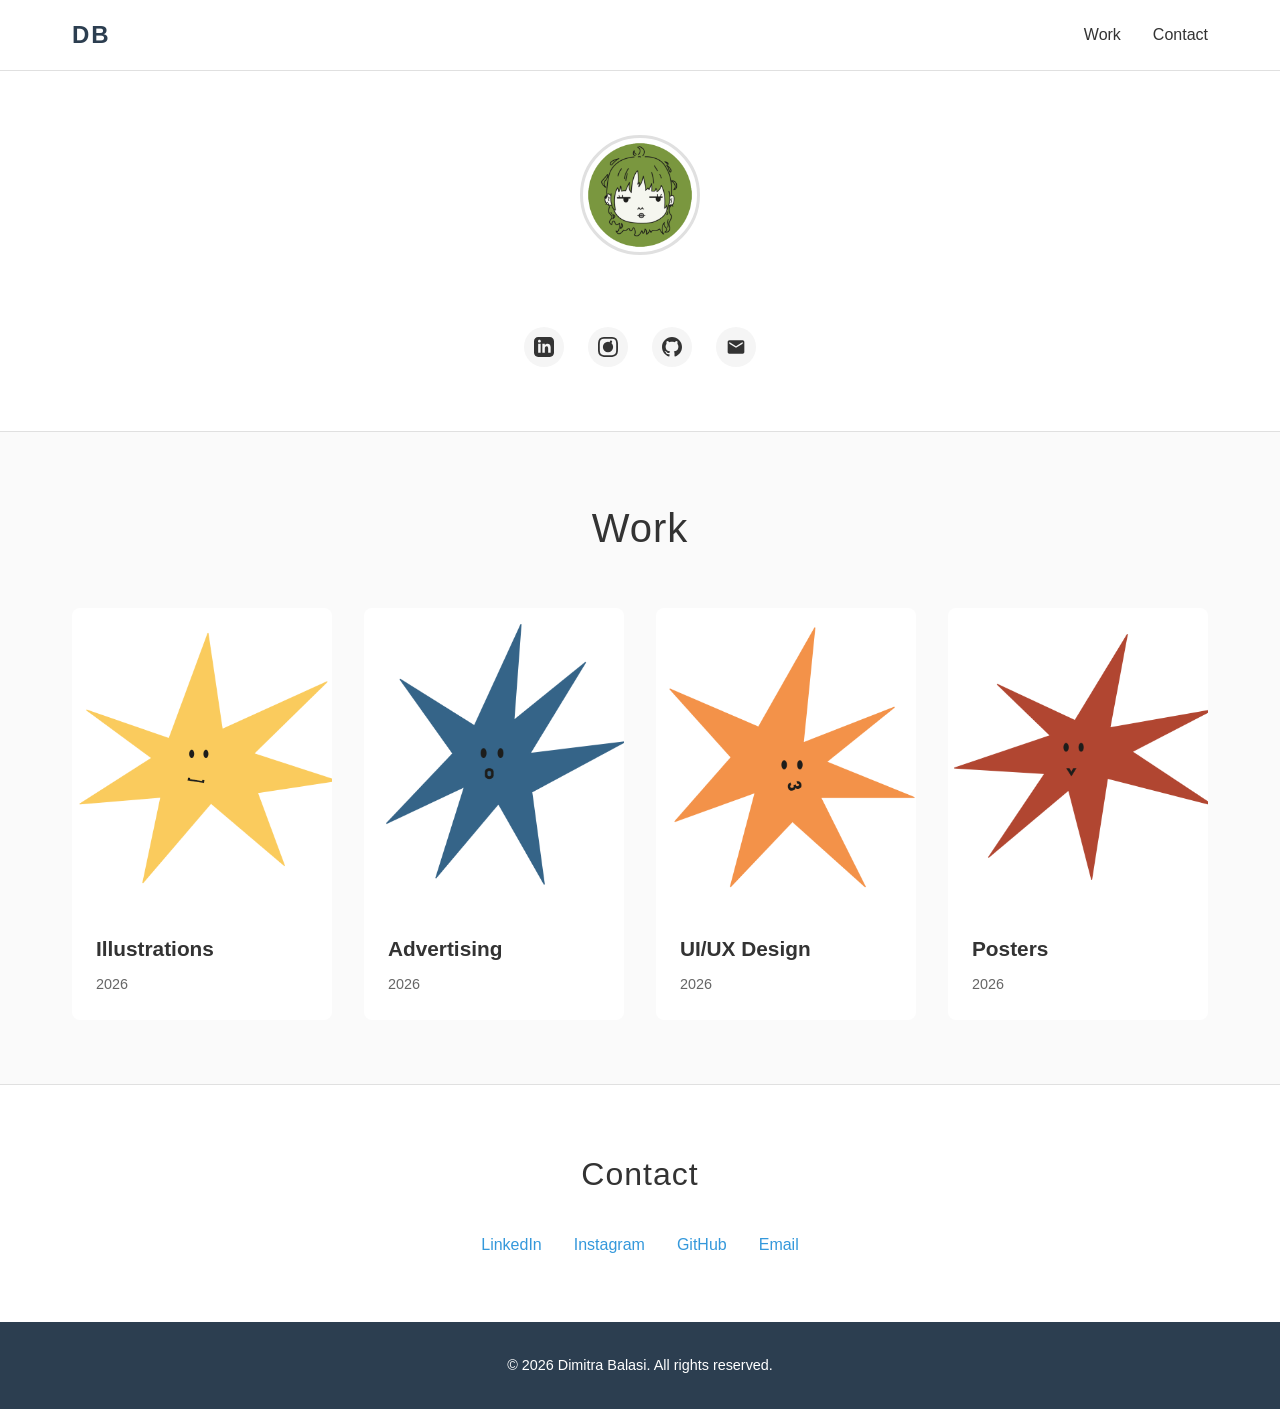
<file: index.html>
<!DOCTYPE html>
<html lang="en">
<head>
    <meta charset="UTF-8">
    <meta name="viewport" content="width=device-width, initial-scale=1.0">
    <title>Dimitra Balasi - Portfolio</title>
    <link rel="stylesheet" href="styles.css">
</head>
<body>
    <!-- Header & Navigation -->
    <header class="header">
        <nav class="navbar">
            <div class="nav-container">
                <a href="index.html" class="logo">DB</a>
                <ul class="nav-links">
                    <li><a href="#work">Work</a></li>
                    <li><a href="#contact">Contact</a></li>
                </ul>
            </div>
        </nav>
    </header>

    <!-- Hero Section -->
    <section class="hero">
        <div class="hero-content">
            <img src="assets/avatar.png" alt="Profile Avatar" class="avatar">
            <div class="social-links">
                <a href="https://linkedin.com" target="_blank" title="LinkedIn">
                    <svg viewBox="0 0 24 24" fill="currentColor">
                        <path d="M19 0h-14c-2.761 0-5 2.239-5 5v14c0 2.761 2.239 5 5 5h14c2.762 0 5-2.239 5-5v-14c0-2.761-2.238-5-5-5zm-11 19h-3v-11h3v11zm-1.5-12.268c-.966 0-1.75-.79-1.75-1.764s.784-1.764 1.75-1.764 1.75.79 1.75 1.764-.783 1.764-1.75 1.764zm13.5 12.268h-3v-5.604c0-3.368-4-3.113-4 0v5.604h-3v-11h3v1.765c1.396-2.586 7-2.777 7 2.476v6.759z"/>
                    </svg>
                </a>
                <a href="https://instagram.com" target="_blank" title="Instagram">
                    <svg viewBox="0 0 24 24" fill="currentColor">
                        <path d="M12 2.163c3.204 0 3.584.012 4.85.07 3.252.148 4.771 1.691 4.919 4.919.058 1.265.069 1.645.069 4.849 0 3.205-.012 3.584-.069 4.849-.149 3.225-1.664 4.771-4.919 4.919-1.266.058-1.644.07-4.85.07-3.204 0-3.584-.012-4.849-.07-3.26-.149-4.771-1.699-4.919-4.92-.058-1.265-.07-1.644-.07-4.849 0-3.204.013-3.583.07-4.849.149-3.227 1.664-4.771 4.919-4.919 1.266-.057 1.645-.069 4.849-.069zm0-2.163c-3.259 0-3.667.014-4.947.072-4.358.2-6.78 2.618-6.98 6.98-.059 1.281-.073 1.689-.073 4.948 0 3.259.014 3.668.072 4.948.2 4.358 2.618 6.78 6.98 6.98 1.281.058 1.689.072 4.948.072 3.259 0 3.668-.014 4.948-.072 4.354-.2 6.782-2.618 6.979-6.98.059-1.28.073-1.689.073-4.948 0-3.259-.014-3.667-.072-4.947-.196-4.354-2.617-6.78-6.979-6.98-1.281-.059-1.69-.073-4.949-.073zM5.838 12a6.162 6.162 0 1112.324 0 6.162 6.162 0 01-12.324 0zM12 16a4 4 0 110-8 4 4 0 010 8zm4.965-10.322a1.44 1.44 0 11-2.881.001 1.44 1.44 0 012.881-.001z"/>
                    </svg>
                </a>
                <a href="https://github.com" target="_blank" title="GitHub">
                    <svg viewBox="0 0 24 24" fill="currentColor">
                        <path d="M12 0c-6.626 0-12 5.373-12 12 0 5.302 3.438 9.8 8.207 11.387.599.111.793-.261.793-.577v-2.234c-3.338.726-4.033-1.416-4.033-1.416-.546-1.387-1.333-1.756-1.333-1.756-1.089-.745.083-.729.083-.729 1.205.084 1.839 1.237 1.839 1.237 1.07 1.834 2.807 1.304 3.492.997.107-.775.418-1.305.762-1.604-2.665-.305-5.467-1.334-5.467-5.931 0-1.311.469-2.381 1.236-3.221-.124-.303-.535-1.524.117-3.176 0 0 1.008-.322 3.301 1.23.957-.266 1.983-.399 3.003-.404 1.02.005 2.047.138 3.006.404 2.291-1.552 3.297-1.23 3.297-1.23.653 1.653.242 2.874.118 3.176.77.84 1.235 1.911 1.235 3.221 0 4.609-2.807 5.624-5.479 5.921.43.372.823 1.102.823 2.222v 3.293c0 .319.192.694.801.576 4.765-1.589 8.199-6.086 8.199-11.386 0-6.627-5.373-12-12-12z"/>
                    </svg>
                </a>
                <a href="mailto:contact@example.com" title="Email">
                    <svg viewBox="0 0 24 24" fill="currentColor">
                        <path d="M20 4H4c-1.1 0-1.99.9-1.99 2L2 18c0 1.1.9 2 2 2h16c1.1 0 2-.9 2-2V6c0-1.1-.9-2-2-2zm0 4l-8 5-8-5V6l8 5 8-5v2z"/>
                    </svg>
                </a>
            </div>
        </div>
    </section>

    <!-- Work Section - Category Cards -->
    <section id="work" class="work">
        <h1>Work</h1>
        <div class="categories-grid">
            <a href="illustrations.html" class="category-card">
                <img src="assets/illustrations/cover.png" alt="Illustrations">
                <h2>Illustrations</h2>
                <p>2026</p>
            </a>
            <a href="advertising.html" class="category-card">
                <img src="assets/advertising/cover.png" alt="Advertising">
                <h2>Advertising</h2>
                <p>2026</p>
            </a>
            <a href="uiux.html" class="category-card">
                <img src="assets/uiux/cover.png" alt="UI/UX Design">
                <h2>UI/UX Design</h2>
                <p>2026</p>
            </a>
            <a href="posters.html" class="category-card">
                <img src="assets/posters/cover.png" alt="Posters">
                <h2>Posters</h2>
                <p>2026</p>
            </a>
        </div>
    </section>

    <!-- Contact Section -->
    <section id="contact" class="contact">
        <h2>Contact</h2>
        <div class="contact-links">
            <a href="https://linkedin.com">LinkedIn</a>
            <a href="https://instagram.com">Instagram</a>
            <a href="https://github.com">GitHub</a>
            <a href="mailto:contact@example.com">Email</a>
        </div>
    </section>

    <footer class="footer">
        <p>&copy; 2026 Dimitra Balasi. All rights reserved.</p>
    </footer>

    <script src="script.js"></script>
</body>
</html>
</file>
<file: styles.css>
* {
    margin: 0;
    padding: 0;
    box-sizing: border-box;
}

:root {
    --primary-color: #2c3e50;
    --text-color: #333;
    --light-text: #666;
    --border-color: #e0e0e0;
    --hover-color: #f5f5f5;
    --accent-color: #3498db;
}

html {
    scroll-behavior: smooth;
}

body {
    font-family: -apple-system, BlinkMacSystemFont, 'Segoe UI', Roboto, 'Helvetica Neue', Arial, sans-serif;
    line-height: 1.6;
    color: var(--text-color);
    background-color: #fafafa;
}

/* Header & Navigation */
.header {
    position: sticky;
    top: 0;
    background: white;
    border-bottom: 1px solid var(--border-color);
    z-index: 100;
}

.navbar {
    padding: 1rem 0;
}

.nav-container {
    max-width: 1200px;
    margin: 0 auto;
    padding: 0 2rem;
    display: flex;
    justify-content: space-between;
    align-items: center;
}

.logo {
    font-weight: 700;
    font-size: 1.5rem;
    color: var(--primary-color);
    text-decoration: none;
    letter-spacing: 2px;
}

.nav-links {
    display: flex;
    list-style: none;
    gap: 2rem;
}

.nav-links a {
    text-decoration: none;
    color: var(--text-color);
    font-weight: 500;
    transition: color 0.3s ease;
}

.nav-links a:hover {
    color: var(--accent-color);
}

/* Hero Section */
.hero {
    padding: 4rem 2rem;
    text-align: center;
    border-bottom: 1px solid var(--border-color);
    background: white;
}

.hero-content {
    max-width: 1200px;
    margin: 0 auto;
}

.avatar {
    width: 120px;
    height: 120px;
    border-radius: 50%;
    margin-bottom: 2rem;
    object-fit: cover;
    border: 3px solid var(--border-color);
}

.social-links {
    display: flex;
    justify-content: center;
    gap: 1.5rem;
    margin-top: 2rem;
}

.social-links a {
    width: 40px;
    height: 40px;
    display: flex;
    align-items: center;
    justify-content: center;
    color: var(--text-color);
    transition: all 0.3s ease;
    border-radius: 50%;
    background: var(--hover-color);
}

.social-links a:hover {
    color: var(--accent-color);
    transform: translateY(-3px);
}

.social-links svg {
    width: 20px;
    height: 20px;
}

/* Work Section */
.work {
    max-width: 1200px;
    margin: 0 auto;
    padding: 4rem 2rem;
}

.work > h1 {
    font-size: 2.5rem;
    margin-bottom: 3rem;
    text-align: center;
    font-weight: 300;
    letter-spacing: 1px;
}

.portfolio-category {
    margin-bottom: 4rem;
}

.portfolio-category h2 {
    font-size: 1.8rem;
    margin-bottom: 0.5rem;
    font-weight: 400;
    letter-spacing: 0.5px;
}

.category-description {
    color: var(--light-text);
    margin-bottom: 2rem;
    font-size: 0.95rem;
}

.portfolio-grid {
    display: grid;
    grid-template-columns: repeat(auto-fit, minmax(300px, 1fr));
    gap: 2rem;
    margin-bottom: 2rem;
}

.portfolio-item {
    background: white;
    border-radius: 8px;
    overflow: hidden;
    transition: all 0.3s ease;
    cursor: pointer;
}

.portfolio-item:hover {
    transform: translateY(-5px);
    box-shadow: 0 10px 30px rgba(0, 0, 0, 0.1);
}

.portfolio-item img {
    width: 100%;
    height: 250px;
    object-fit: cover;
    display: block;
}

.portfolio-item h3 {
    padding: 1rem 1rem 0.5rem;
    font-size: 1.1rem;
    font-weight: 600;
    color: var(--text-color);
}

.portfolio-item p {
    padding: 0 1rem 1rem;
    font-size: 0.9rem;
    color: var(--light-text);
}

/* Contact Section */
.contact {
    background: white;
    padding: 4rem 2rem;
    text-align: center;
    border-top: 1px solid var(--border-color);
}

.contact h2 {
    font-size: 2rem;
    margin-bottom: 2rem;
    font-weight: 300;
    letter-spacing: 1px;
}

.contact-links {
    display: flex;
    justify-content: center;
    gap: 2rem;
    flex-wrap: wrap;
}

.contact-links a {
    text-decoration: none;
    color: var(--accent-color);
    font-weight: 500;
    transition: all 0.3s ease;
    font-size: 1rem;
}

.contact-links a:hover {
    color: var(--primary-color);
    text-decoration: underline;
}

/* Footer */
.footer {
    background: var(--primary-color);
    color: white;
    text-align: center;
    padding: 2rem;
    font-size: 0.9rem;
}

/* Responsive Design */
@media (max-width: 768px) {
    .nav-links {
        gap: 1rem;
    }

    .work > h1 {
        font-size: 1.8rem;
    }

    .portfolio-category h2 {
        font-size: 1.4rem;
    }

    .portfolio-grid {
        grid-template-columns: 1fr;
        gap: 1.5rem;
    }

    .portfolio-item img {
        height: 200px;
    }

    .hero {
        padding: 2rem 1rem;
    }

    .contact-links {
        gap: 1rem;
        font-size: 0.9rem;
    }
}

@media (max-width: 480px) {
    .nav-container {
        padding: 0 1rem;
    }

    .nav-links {
        gap: 0.5rem;
        font-size: 0.9rem;
    }

    .work {
        padding: 2rem 1rem;
    }

    .avatar {
        width: 100px;
        height: 100px;
    }
}

/* Category Cards Grid on Homepage */
.categories-grid {
    display: grid;
    grid-template-columns: repeat(auto-fit, minmax(250px, 1fr));
    gap: 2rem;
    margin-top: 2rem;
}

.category-card {
    text-decoration: none;
    color: inherit;
    background: white;
    border-radius: 8px;
    overflow: hidden;
    transition: all 0.3s ease;
    display: flex;
    flex-direction: column;
}

.category-card:hover {
    transform: translateY(-8px);
    box-shadow: 0 15px 40px rgba(0, 0, 0, 0.12);
}

.category-card img {
    width: 100%;
    height: 300px;
    object-fit: cover;
    display: block;
}

.category-card h2 {
    padding: 1.5rem 1.5rem 0.5rem;
    font-size: 1.3rem;
    font-weight: 600;
}

.category-card p {
    padding: 0 1.5rem 1.5rem;
    color: var(--light-text);
    font-size: 0.9rem;
}

/* Category Page Styling */
.category-page {
    max-width: 1200px;
    margin: 0 auto;
    padding: 4rem 2rem;
}

.category-header {
    margin-bottom: 3rem;
    position: relative;
}

.back-button {
    display: inline-block;
    margin-bottom: 1.5rem;
    color: var(--accent-color);
    text-decoration: none;
    font-weight: 500;
    transition: color 0.3s ease;
}

.back-button:hover {
    color: var(--primary-color);
}

.category-header h1 {
    font-size: 2.5rem;
    font-weight: 300;
    letter-spacing: 1px;
    margin-bottom: 0.5rem;
}

.category-subtitle {
    color: var(--light-text);
    font-size: 0.95rem;
}

/* Responsive */
@media (max-width: 768px) {
    .categories-grid {
        grid-template-columns: repeat(auto-fit, minmax(200px, 1fr));
        gap: 1.5rem;
    }

    .category-card img {
        height: 200px;
    }

    .category-page {
        padding: 2rem 1rem;
    }

    .category-header h1 {
        font-size: 1.8rem;
    }
}
</file>
